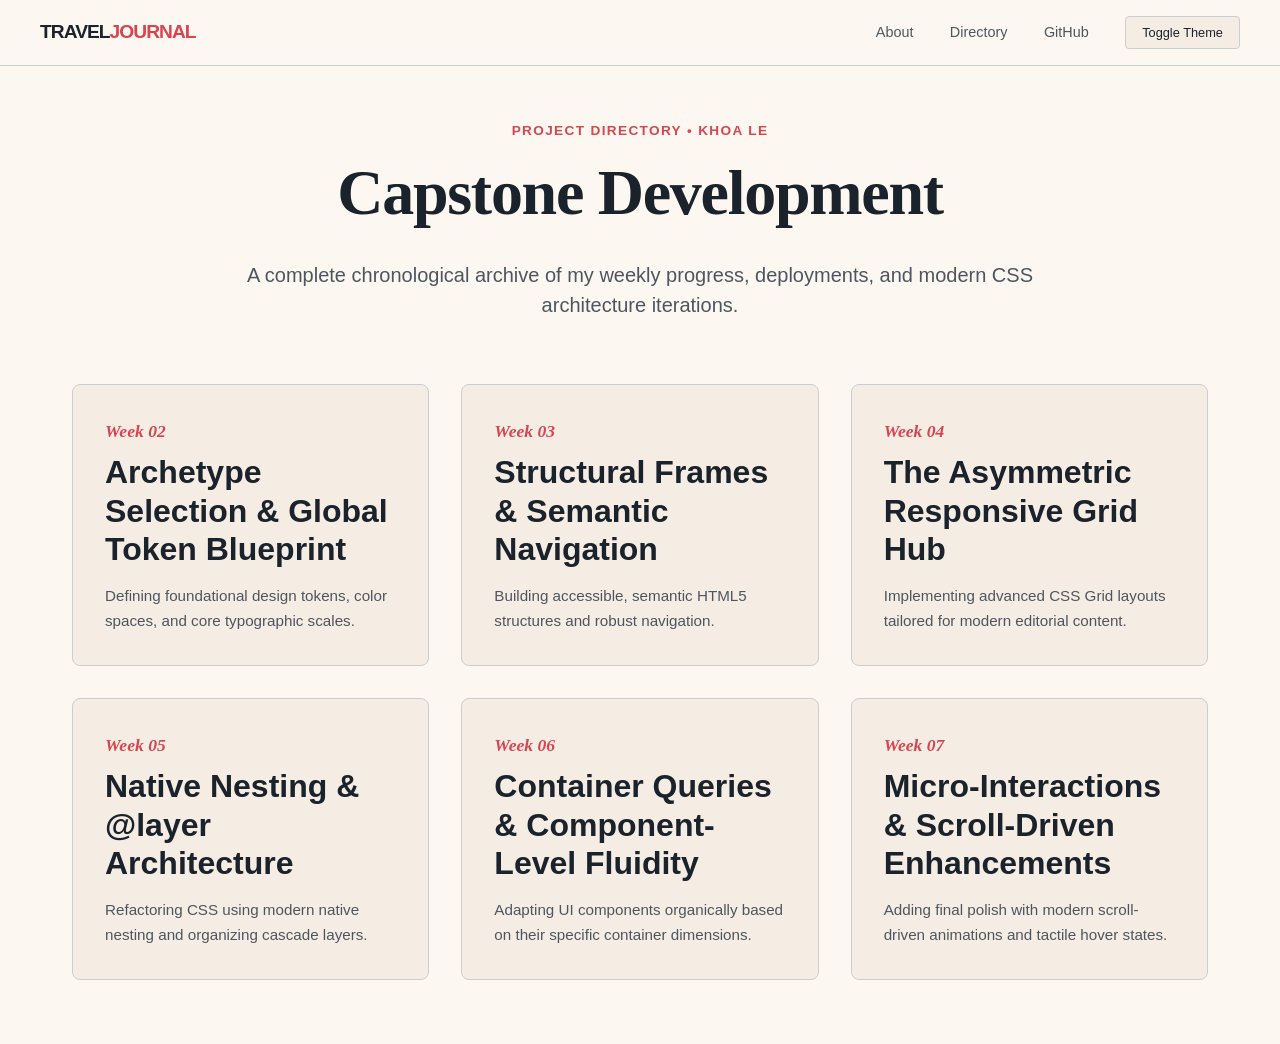
<file: index.html>
<!DOCTYPE html>
<html lang="en">
<head>
    <meta charset="UTF-8">
    <meta name="viewport" content="width=device-width, initial-scale=1.0">
    <title>Travel Journal | Capstone Directory</title>
    <link rel="stylesheet" href="styles.css">
</head>
<body>
    <div class="reading-progress"></div>
    
    <header id="main-header" class="dynamic-header">
        <div class="header-content">
            <div class="logo">TRAVEL<span>JOURNAL</span></div>
            <nav>
                <a href="#">About</a>
                <a href="#">Directory</a>
                <a href="https://github.com/noodles1102/my-capstone-project" target="_blank" rel="noopener noreferrer">GitHub</a>
                <button id="theme-toggle">Toggle Theme</button>
            </nav>
        </div>
    </header>

    <main class="story-container">
        <article class="long-form">
            <header class="article-header">
                <span class="category">Project Directory &bull; Khoa Le</span>
                <h1 class="main-title">Capstone Development</h1>
                <p class="subtitle">A complete chronological archive of my weekly progress, deployments, and modern CSS architecture iterations.</p>
            </header>

            <section class="directory-grid">
                <!-- Directory Links using relative paths for deployment -->
                <a href="week02/" class="directory-card">
                    <span class="week-number">Week 02</span>
                    <h2 class="week-title">Archetype Selection & Global Token Blueprint</h2>
                    <p class="week-desc">Defining foundational design tokens, color spaces, and core typographic scales.</p>
                </a>
                
                <a href="week03/" class="directory-card">
                    <span class="week-number">Week 03</span>
                    <h2 class="week-title">Structural Frames & Semantic Navigation</h2>
                    <p class="week-desc">Building accessible, semantic HTML5 structures and robust navigation.</p>
                </a>

                <a href="week04/" class="directory-card">
                    <span class="week-number">Week 04</span>
                    <h2 class="week-title">The Asymmetric Responsive Grid Hub</h2>
                    <p class="week-desc">Implementing advanced CSS Grid layouts tailored for modern editorial content.</p>
                </a>

                <a href="week05/" class="directory-card">
                    <span class="week-number">Week 05</span>
                    <h2 class="week-title">Native Nesting & @layer Architecture</h2>
                    <p class="week-desc">Refactoring CSS using modern native nesting and organizing cascade layers.</p>
                </a>

                <a href="week06/" class="directory-card">
                    <span class="week-number">Week 06</span>
                    <h2 class="week-title">Container Queries & Component-Level Fluidity</h2>
                    <p class="week-desc">Adapting UI components organically based on their specific container dimensions.</p>
                </a>

                <a href="week07/" class="directory-card">
                    <span class="week-number">Week 07</span>
                    <h2 class="week-title">Micro-Interactions & Scroll-Driven Enhancements</h2>
                    <p class="week-desc">Adding final polish with modern scroll-driven animations and tactile hover states.</p>
                </a>
            </section>
        </article>
    </main>

    <script>
        // Reading Progress Bar
        window.addEventListener('scroll', () => {
            const winScroll = document.body.scrollTop || document.documentElement.scrollTop;
            const height = document.documentElement.scrollHeight - document.documentElement.clientHeight;
            const scrolled = (winScroll / height) * 100;
            document.documentElement.style.setProperty('--scroll-progress', scrolled + '%');
        });

        // Dynamic Header (Hide on scroll down, show on scroll up)
        let lastScrollY = window.scrollY;
        const header = document.getElementById('main-header');
        
        window.addEventListener('scroll', () => {
            if (window.scrollY > lastScrollY && window.scrollY > 100) {
                header.classList.add('hidden');
            } else {
                header.classList.remove('hidden');
            }
            lastScrollY = window.scrollY;
        });

        // Theme Toggle
        const themeBtn = document.getElementById('theme-toggle');
        themeBtn.addEventListener('click', () => {
            if (document.documentElement.getAttribute('data-theme') === 'dark') {
                document.documentElement.setAttribute('data-theme', 'light');
            } else {
                document.documentElement.setAttribute('data-theme', 'dark');
            }
        });
    </script>
</body>
</html>
</file>
<file: styles.css>
/* 
   OKLCH COLOR VARIABLES
   ---------------------
*/
:root {
    /* LIGHT MODE (Default) */
    --bg-primary: oklch(0.98 0.01 75);      
    --bg-secondary: oklch(0.95 0.015 75);   
    --text-primary: oklch(0.25 0.02 250);   
    --text-secondary: oklch(0.45 0.02 250); 
    --accent: oklch(0.60 0.18 20);          
    --border: oklch(0.85 0.01 250);

    /* TYPOGRAPHY SCALE */
    --size-base: 1rem;
    --size-heading-md: clamp(1.25rem, 1rem + 1.25vw, 2rem);
    --size-heading-lg: clamp(2rem, 1.3rem + 3.5vw, 4rem);

    /* SPACING SYSTEM */
    --space-xs: 0.5rem;
    --space-sm: 1rem;
    --space-md: 2rem;
    --space-lg: 4rem;
    
    --scroll-progress: 0%;
}

[data-theme="dark"] {
    /* DARK MODE */
    --bg-primary: oklch(0.18 0.01 250);     
    --bg-secondary: oklch(0.22 0.015 250);  
    --text-primary: oklch(0.92 0.01 75);    
    --text-secondary: oklch(0.70 0.01 75);  
    --accent: oklch(0.70 0.16 25);          
    --border: oklch(0.30 0.01 250);
}

@media (prefers-color-scheme: dark) {
    :root:not([data-theme="light"]) {
        --bg-primary: oklch(0.18 0.01 250);
        --bg-secondary: oklch(0.22 0.015 250);
        --text-primary: oklch(0.92 0.01 75);
        --text-secondary: oklch(0.70 0.01 75);
        --accent: oklch(0.70 0.16 25);
        --border: oklch(0.30 0.01 250);
    }
}

/* RESET & BASE */
* {
    box-sizing: border-box;
    margin: 0;
    padding: 0;
}

body {
    background-color: var(--bg-primary);
    color: var(--text-primary);
    font-family: -apple-system, BlinkMacSystemFont, "Segoe UI", Roboto, Helvetica, Arial, sans-serif;
    font-size: var(--size-base);
    line-height: 1.6;
    transition: background-color 0.3s ease, color 0.3s ease;
    overflow-x: hidden;
}

/* READING STATUS BAR */
.reading-progress {
    position: fixed;
    top: 0;
    left: 0;
    width: var(--scroll-progress);
    height: 4px;
    background-color: var(--accent);
    z-index: 1000;
    transition: width 0.1s ease-out;
}

/* DYNAMIC HEADER */
.dynamic-header {
    position: fixed;
    top: 0;
    width: 100%;
    background-color: var(--bg-primary);
    border-bottom: 1px solid var(--border);
    padding: var(--space-sm) var(--space-md);
    z-index: 999;
    transition: transform 0.3s ease-in-out, background-color 0.3s ease;
}

.dynamic-header.hidden {
    transform: translateY(-100%);
}

.header-content {
    display: flex;
    justify-content: space-between;
    align-items: center;
    max-width: 1200px;
    margin: 0 auto;
}

.logo {
    font-weight: 800;
    font-size: 1.2rem;
    letter-spacing: -0.05em;
}

.logo span {
    color: var(--accent);
}

nav a {
    color: var(--text-secondary);
    text-decoration: none;
    margin-left: var(--space-md);
    font-size: 0.9rem;
    font-weight: 500;
    transition: color 0.2s;
}

nav a:hover {
    color: var(--text-primary);
}

#theme-toggle {
    margin-left: var(--space-md);
    background: var(--bg-secondary);
    color: var(--text-primary);
    border: 1px solid var(--border);
    padding: var(--space-xs) var(--space-sm);
    border-radius: 4px;
    cursor: pointer;
    font-size: 0.8rem;
    transition: all 0.2s;
}

#theme-toggle:hover {
    border-color: var(--accent);
}

/* LONG-FORM TYPOGRAPHY */
.story-container {
    max-width: 1200px;
    margin: 120px auto var(--space-lg);
    padding: 0 var(--space-md);
}

.article-header {
    text-align: center;
    max-width: 800px;
    margin: 0 auto var(--space-lg);
}

.category {
    text-transform: uppercase;
    font-size: 0.85rem;
    letter-spacing: 0.1em;
    color: var(--accent);
    font-weight: 600;
    display: block;
    margin-bottom: var(--space-sm);
}

.main-title {
    font-size: var(--size-heading-lg);
    line-height: 1.1;
    font-weight: 800;
    letter-spacing: -0.02em;
    margin-bottom: var(--space-md);
    font-family: "Playfair Display", Georgia, serif;
}

.subtitle {
    font-size: 1.25rem;
    color: var(--text-secondary);
    line-height: 1.5;
    font-weight: 400;
}

/* DIRECTORY GRID */
.directory-grid {
    display: grid;
    grid-template-columns: repeat(auto-fill, minmax(280px, 1fr));
    gap: var(--space-md);
    margin: var(--space-lg) 0;
}

.directory-card {
    background-color: var(--bg-secondary);
    border: 1px solid var(--border);
    border-radius: 8px;
    padding: var(--space-md);
    text-decoration: none;
    color: inherit;
    transition: transform 0.2s ease, border-color 0.2s ease, box-shadow 0.2s ease;
    display: flex;
    flex-direction: column;
}

.directory-card:hover {
    transform: translateY(-4px);
    border-color: var(--accent);
    box-shadow: 0 4px 12px rgba(0,0,0,0.05);
}

[data-theme="dark"] .directory-card:hover {
    box-shadow: 0 4px 12px rgba(0,0,0,0.2);
}

.week-number {
    font-family: "Playfair Display", Georgia, serif;
    color: var(--accent);
    font-weight: 700;
    font-size: 1.1rem;
    margin-bottom: var(--space-xs);
    font-style: italic;
}

.week-title {
    font-size: var(--size-heading-md);
    margin-bottom: var(--space-sm);
    line-height: 1.2;
}

.week-desc {
    color: var(--text-secondary);
    font-size: 0.95rem;
    margin-top: auto;
}

@media (max-width: 900px) {
    nav a:not(:last-child) {
        display: none;
    }
}
</file>
